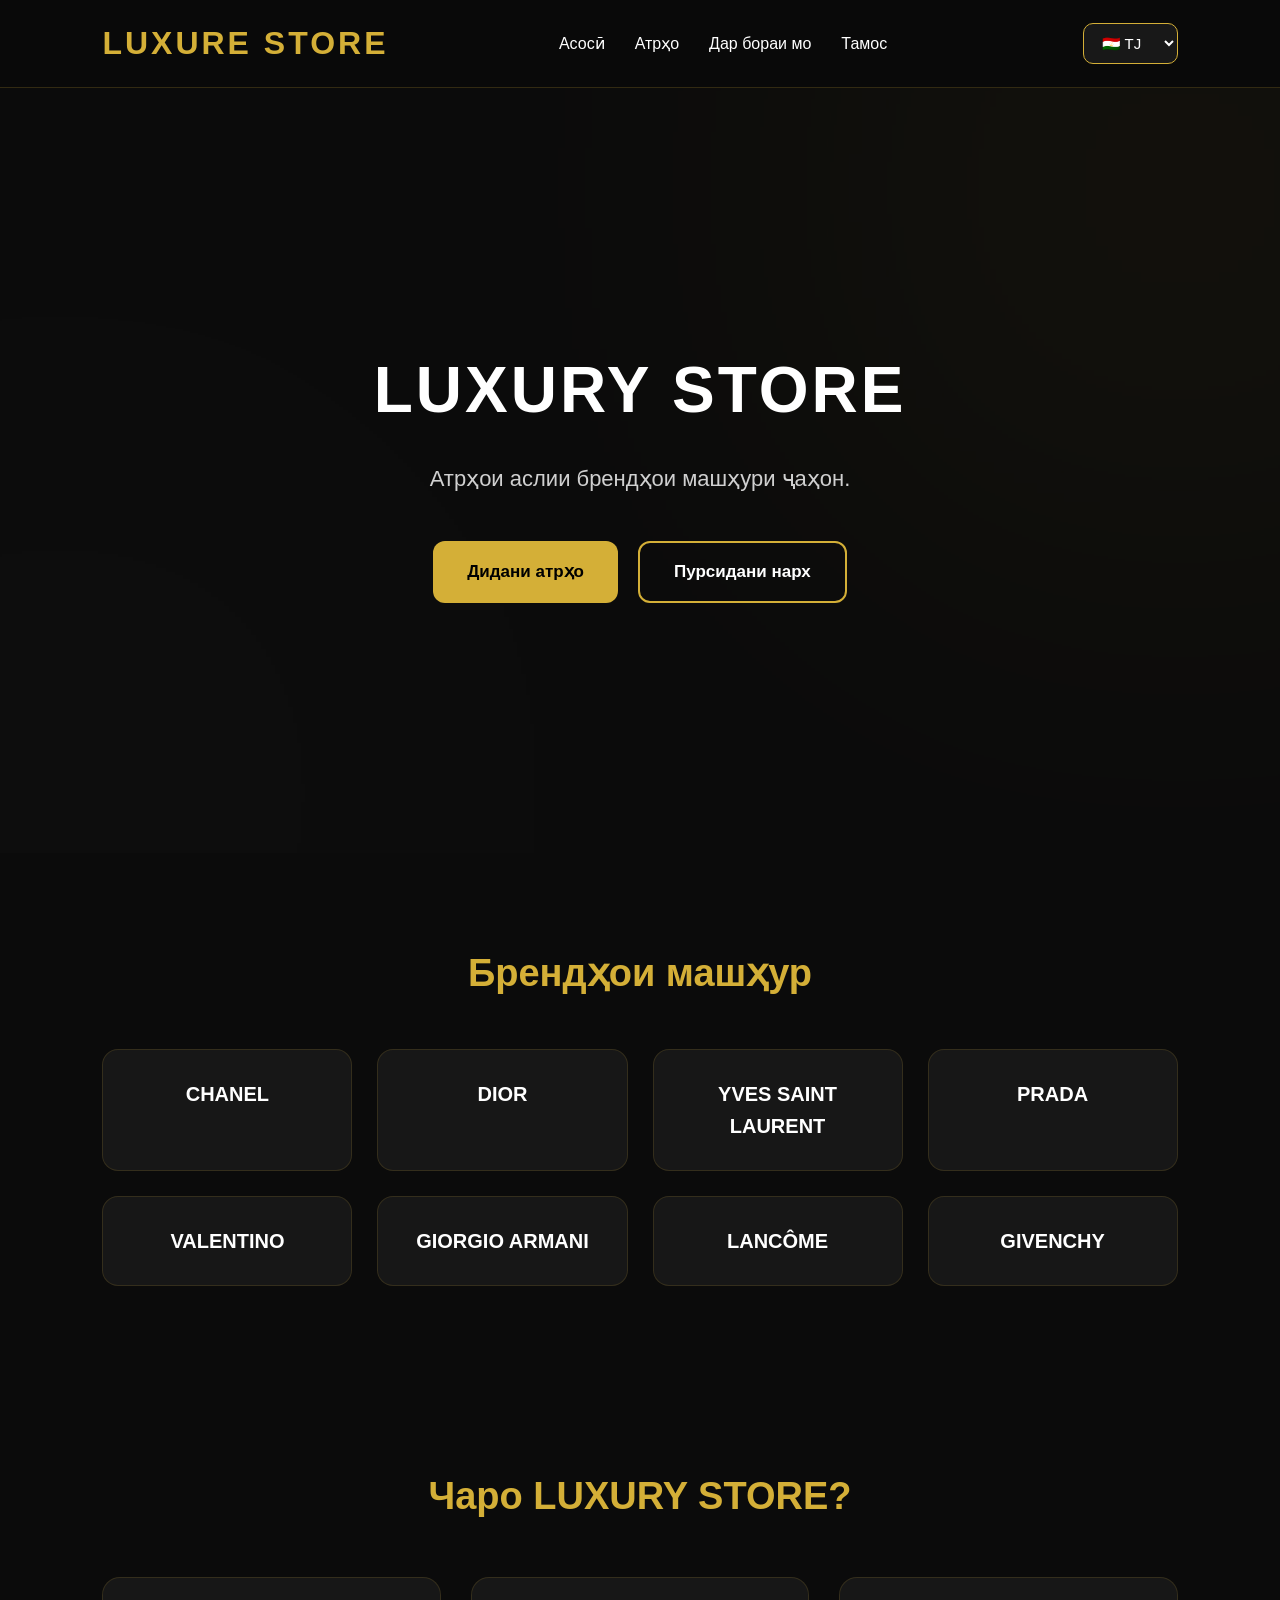
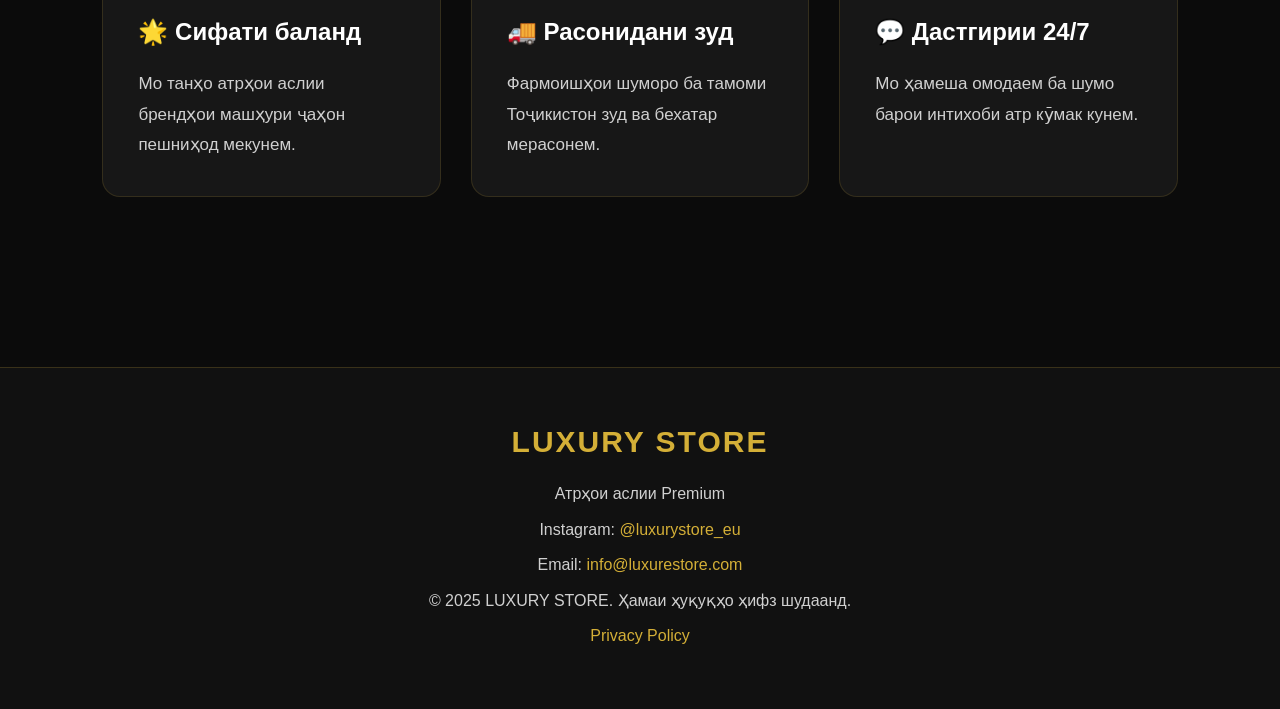
<file: index.html>
<!DOCTYPE html>
<html lang="tg">

<head>

<meta charset="UTF-8">

<meta name="viewport" content="width=device-width, initial-scale=1.0">

<title>LUXURE STORE</title>

<meta name="description" content="Original Premium Perfumes">

<meta name="keywords" content="Perfume, Luxury, Chanel, Dior, YSL">

<link rel="stylesheet" href="style.css">

</head>

<body>

<header>

<div class="logo">

LUXURE STORE

</div>

<div class="menu-toggle" id="menu-toggle">

☰

</div>

<nav id="nav">

<a href="index.html" id="home">

Асосӣ

</a>

<a href="products.html" id="perfumes">

Атрҳо

</a>

<a href="#about" id="aboutLink">

Дар бораи мо

</a>

<a href="#contact" id="contactLink">

Тамос

</a>

</nav>

<div class="language-box">

<select id="language">

<option value="tj">🇹🇯 TJ</option>

<option value="ru">🇷🇺 RU</option>

<option value="en">🇬🇧 EN</option>

<option value="de">🇩🇪 DE</option>

</select>

</div>

</header>

<section class="hero">

<div class="hero-content">

<h1 id="heroTitle">

LUXURY STORE

</h1>

<p id="heroText">

Атрҳои аслӣ аз брендҳои машҳури ҷаҳон.

</p>

<div class="hero-buttons">

<a href="products.html" class="btn" id="shop">

Дидани атрҳо

</a>

<a href="https://instagram.com/luxurystore_eu"

target="_blank"

class="btn2"

id="price">

Пурсидани нарх

</a>

</div>

</div>

</section>
<!-- =========================
     BRANDS
========================= -->

<section class="brands">

<h2 id="brands">
Брендҳои машҳур
</h2>

<div class="brand-grid">

<div>CHANEL</div>

<div>DIOR</div>

<div>YVES SAINT LAURENT</div>

<div>PRADA</div>

<div>VALENTINO</div>

<div>GIORGIO ARMANI</div>

<div>LANCÔME</div>

<div>GIVENCHY</div>

</div>

</section>

<!-- =========================
     ABOUT
========================= -->

<section id="about" class="about">

<h2 id="why">
Чаро LUXURY STORE?
</h2>

<div class="about-grid">

<div class="box">

<h3 id="quality">
🌟 Сифати баланд
</h3>

<p id="qualityText">
Мо танҳо атрҳои аслӣ аз брендҳои машҳури ҷаҳон пешниҳод мекунем.
</p>

</div>

<div class="box">

<h3 id="delivery">
🚚 Расонидани зуд
</h3>

<p id="deliveryText">
Фармоишҳоро ба тамоми Тоҷикистон бо суръат ва бехатарӣ мерасонем.
</p>

</div>

<div class="box">

<h3 id="support">
💬 Дастгирии 24/7
</h3>

<p id="supportText">
Мо ҳамеша омодаем ба ҳамаи саволҳои шумо ҷавоб диҳем ва дар интихоби атри мувофиқ кӯмак кунем.
</p>

</div>

</div>

</section>
<!-- =========================
     FOOTER
========================= -->

<footer id="contact">

<h2>LUXURY STORE</h2>

<p id="footerText">
Original Premium Perfumes
</p>

<p>

<span id="instagramLabel">
Instagram:
</span>

<a href="https://instagram.com/luxurystore_eu" target="_blank">
@luxurystore_eu
</a>

</p>

<p>

<span id="emailLabel">
Email:
</span>

<a href="mailto:info@luxurestore.com">
info@luxurestore.com
</a>

</p>

<p id="copyright">
© 2025 LUXURY STORE. All Rights Reserved.
</p>
<p>
<a href="privacy.html">
Privacy Policy
</a>
</p>
</footer>

<!-- =========================
     BACK TO TOP
========================= -->

<button id="topBtn" onclick="topFunction()">
↑
</button>

<!-- =========================
     JAVASCRIPT
========================= -->

<script src="languages.js"></script>
<script src="script.js"></script>

</body>

</html>
</file>
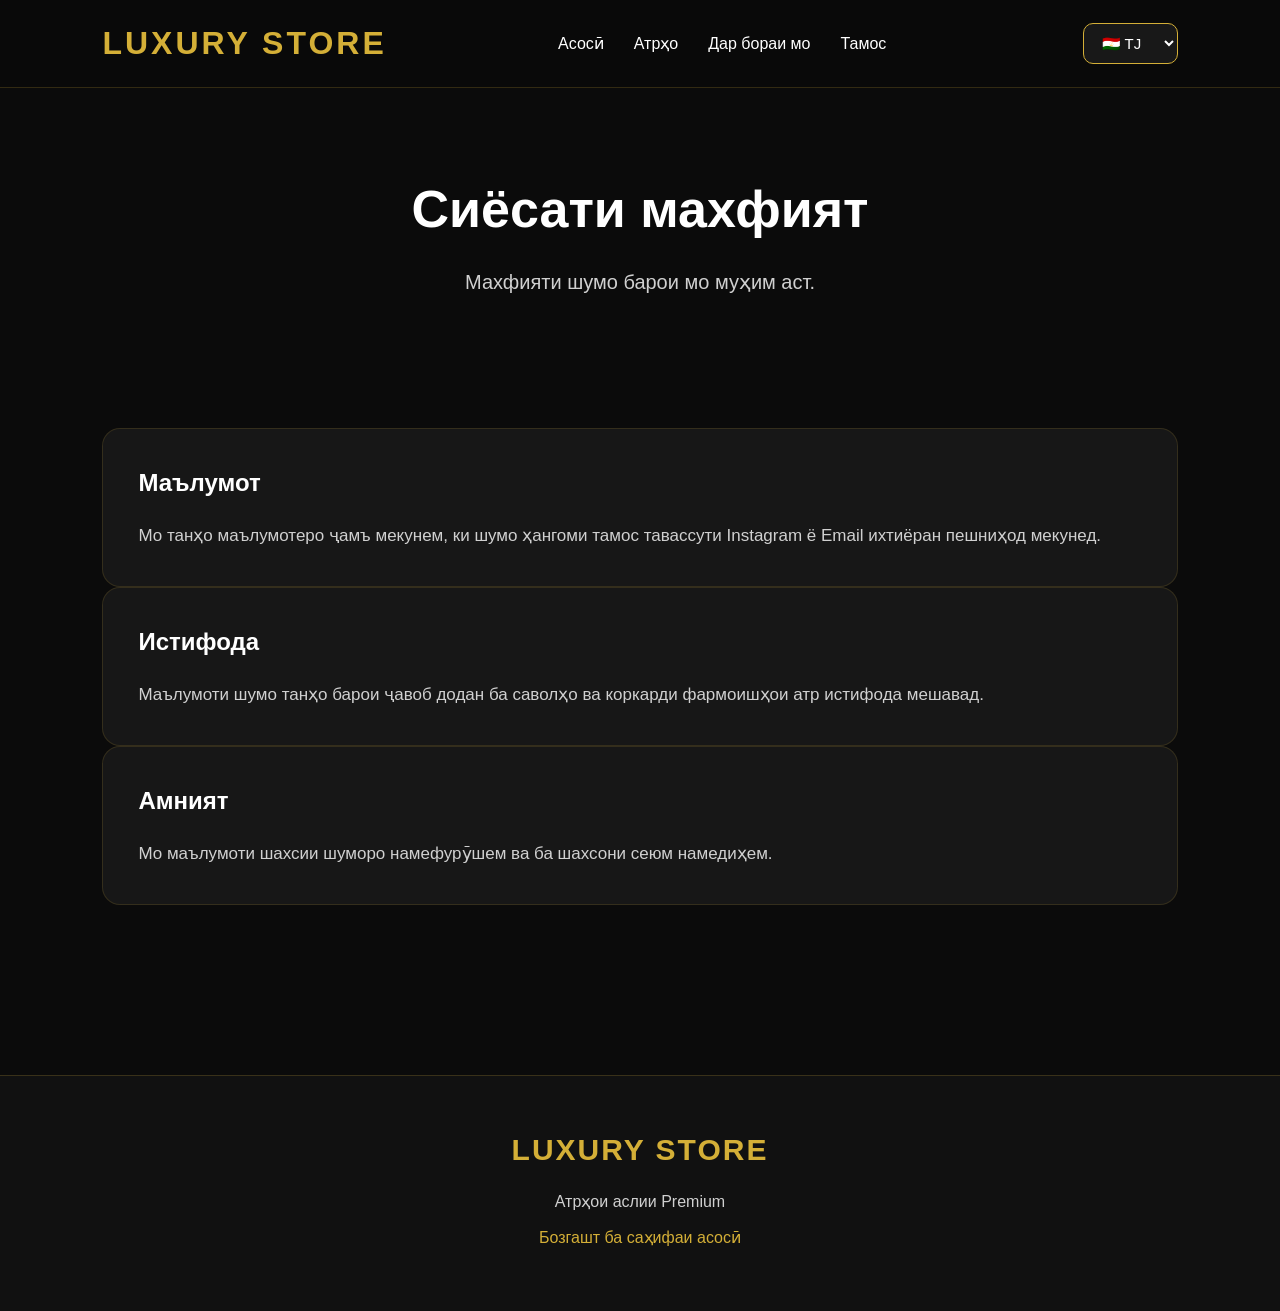
<file: privacy.html>
<!DOCTYPE html>
<html lang="tg">

<head>

<meta charset="UTF-8">
<meta name="viewport" content="width=device-width, initial-scale=1.0">

<title>Privacy Policy | LUXURY STORE</title>

<link rel="stylesheet" href="style.css">

</head>

<body>

<header>

<div class="logo">

LUXURY STORE

</div>

<div class="menu-toggle" id="menu-toggle">

☰

</div>

<nav id="nav">

<a href="index.html" id="home">
Асосӣ
</a>

<a href="products.html" id="perfumes">
Атрҳо
</a>

<a href="index.html#about" id="aboutLink">
Дар бораи мо
</a>

<a href="index.html#contact" id="contactLink">
Тамос
</a>

</nav>

<div class="language-box">

<select id="language">

<option value="tj">🇹🇯 TJ</option>
<option value="ru">🇷🇺 RU</option>
<option value="en">🇬🇧 EN</option>
<option value="de">🇩🇪 DE</option>

</select>

</div>

</header>
<section class="hero-small">

<h1 id="privacyTitle">

Сиёсати махфият

</h1>

<p id="privacyText">

Махфияти шумо барои мо муҳим аст.

</p>

</section>

<section class="about">

<div class="box">

<h3 id="privacyInfoTitle">

Маълумот

</h3>

<p id="privacyInfoText">

Мо танҳо маълумотеро ҷамъ мекунем, ки шумо ҳангоми тамос тавассути Instagram ё Email ихтиёран пешниҳод мекунед.

</p>

</div>
<div class="box">

<h3 id="privacyUsageTitle">

Истифода

</h3>

<p id="privacyUsageText">

Маълумоти шумо танҳо барои ҷавоб додан ба саволҳо ва коркарди фармоишҳои атр истифода мешавад.

</p>

</div>

<div class="box">

<h3 id="privacySecurityTitle">

Амният

</h3>

<p id="privacySecurityText">

Мо маълумоти шахсии шуморо намефурӯшем ва ба шахсони сеюм намедиҳем.

</p>

</div>

</section>
<footer>

<h2>LUXURY STORE</h2>

<p id="footerText">
Атрҳои аслии Premium
</p>

<p>

<a href="index.html" id="backHome">
← Бозгашт ба саҳифаи асосӣ
</a>

</p>

</footer>

<button id="topBtn" onclick="topFunction()">
↑
</button>

<script src="languages.js"></script>
<script src="script.js"></script>

</body>
</html>
</file>
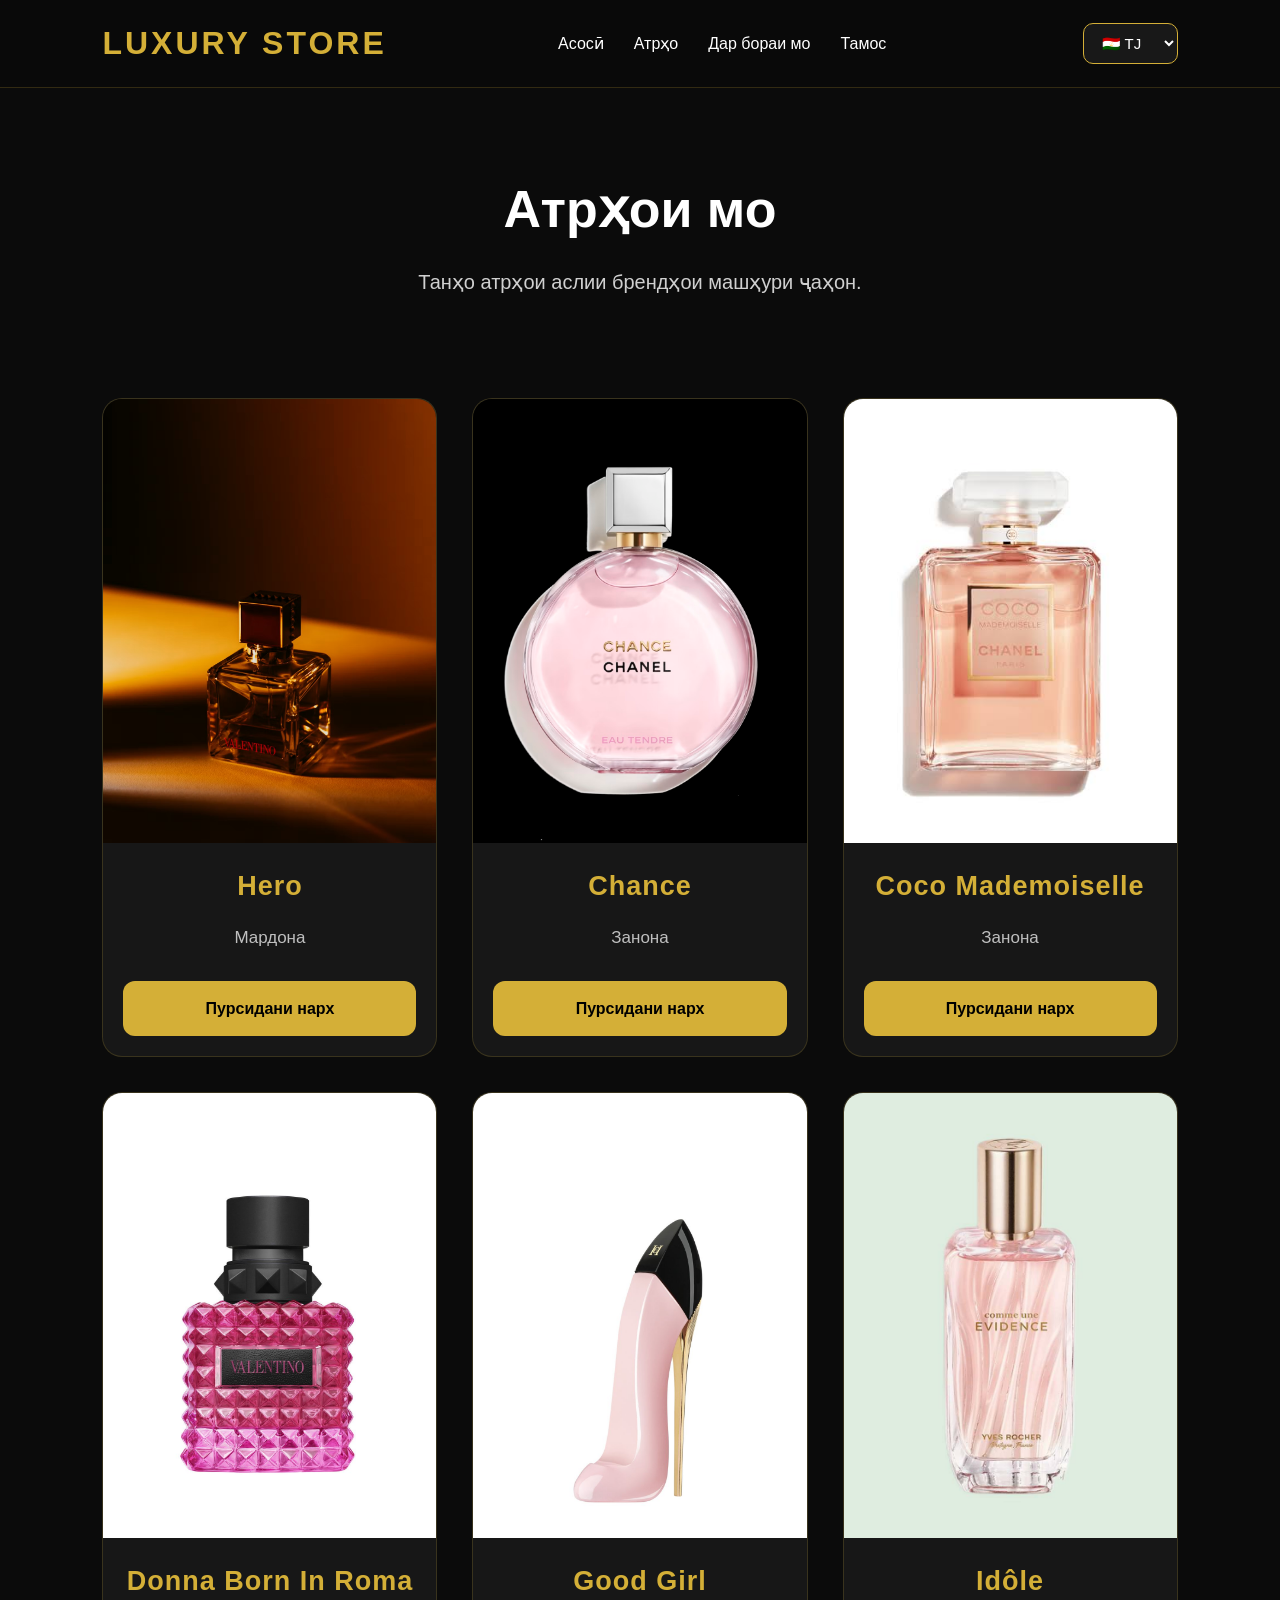
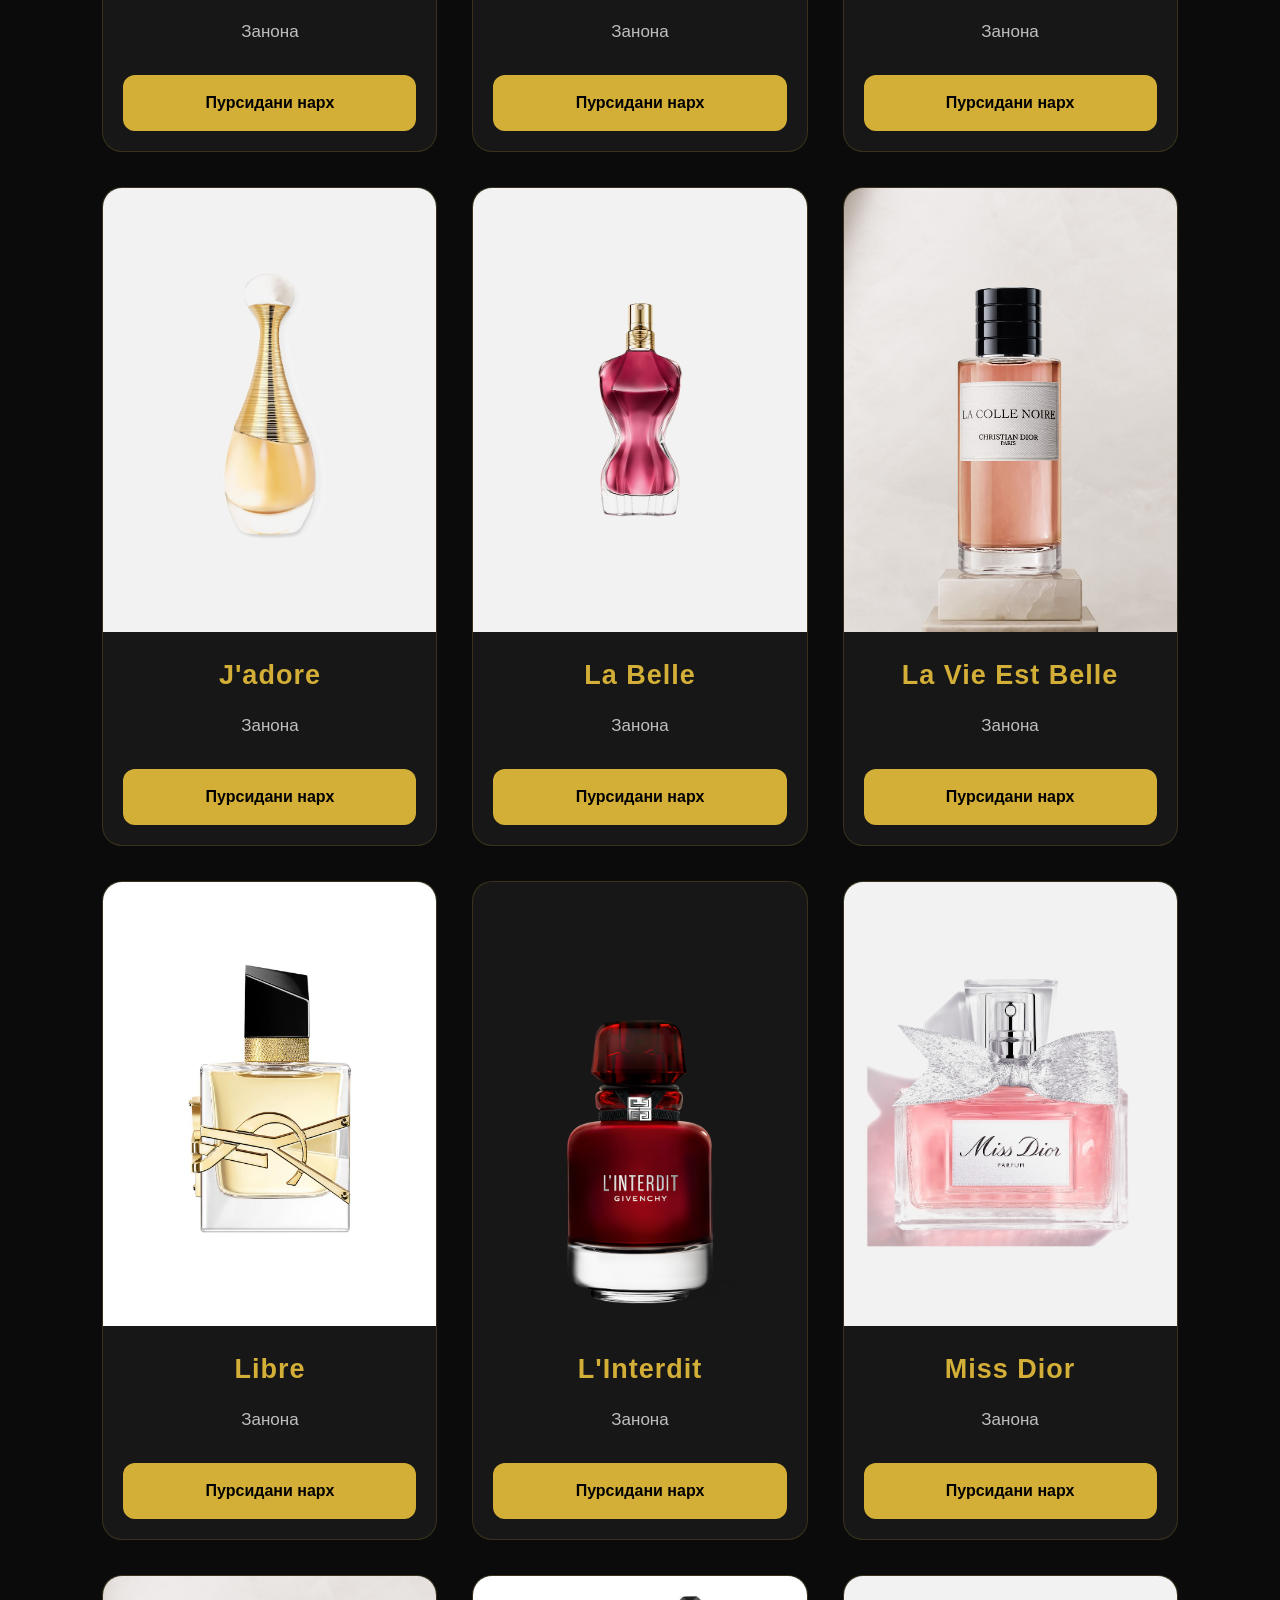
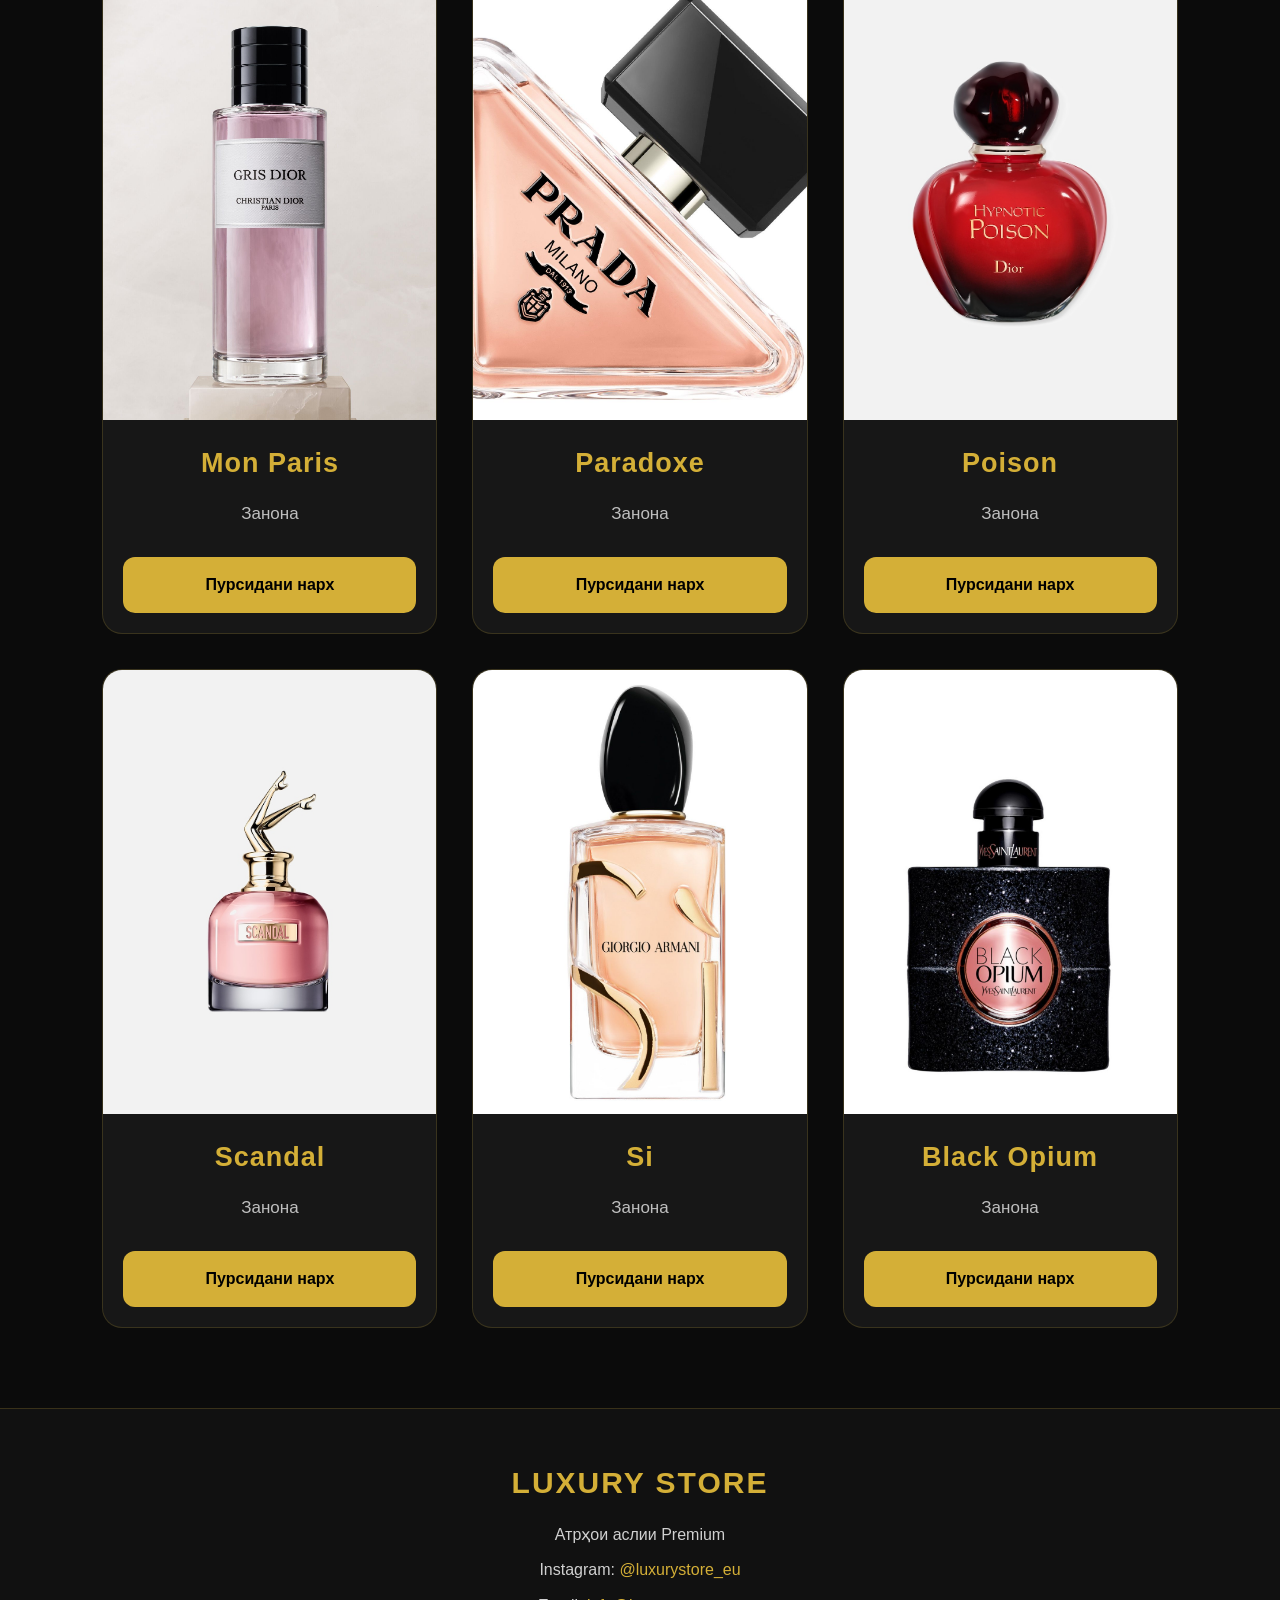
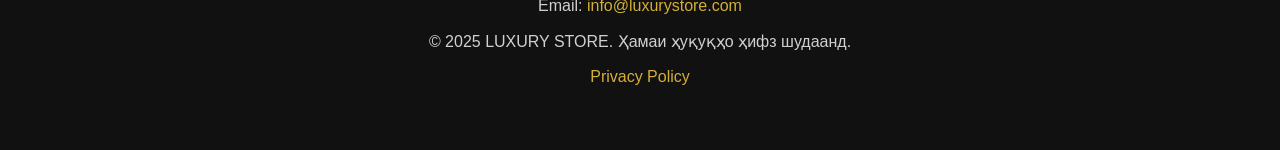
<file: products.html>
<!DOCTYPE html>
<html lang="tg">

<head>
<meta charset="UTF-8">
<meta name="viewport" content="width=device-width, initial-scale=1.0">

<title>Perfumes | LUXURY STORE</title>

<meta name="description" content="Original Premium Perfumes">
<meta name="keywords" content="Perfume, Luxury, Chanel, Dior, YSL">

<link rel="stylesheet" href="style.css">
</head>

<body>

<header>

<div class="logo">
LUXURY STORE
</div>

<div class="menu-toggle" id="menu-toggle">
☰
</div>

<nav id="nav">

<a href="index.html" id="home">Асосӣ</a>

<a href="products.html" id="perfumes">Атрҳо</a>

<a href="index.html#about" id="aboutLink">Дар бораи мо</a>

<a href="index.html#contact" id="contactLink">Тамос</a>

</nav>

<div class="language-box">

<select id="language">
<option value="tj">🇹🇯 TJ</option>
<option value="ru">🇷🇺 RU</option>
<option value="en">🇬🇧 EN</option>
<option value="de">🇩🇪 DE</option>
</select>

</div>

</header>
<section class="hero-small">

<h1 id="productsTitle">
Атрҳои мо
</h1>

<p id="productsText">
Танҳо атрҳои аслии брендҳои машҳури ҷаҳон.
</p>

</section>

<section class="products">

<!-- PRODUCT 1 -->

<div class="product">

<img src="images/hero.jpg" alt="Hero">

<h2>Hero</h2>

<p id="p1">Мардона</p>

<a href="https://instagram.com/luxurystore_eu" target="_blank" class="btn" id="buy1">
Пурсидани нарх
</a>

</div>

<!-- PRODUCT 2 -->

<div class="product">

<img src="images/chance.jpg" alt="Chance">

<h2>Chance</h2>

<p id="p2">Занона</p>

<a href="https://instagram.com/luxurystore_eu" target="_blank" class="btn" id="buy2">
Пурсидани нарх
</a>

</div>

<!-- PRODUCT 3 -->

<div class="product">

<img src="images/coco-mademoiselle.jpg" alt="Coco Mademoiselle">

<h2>Coco Mademoiselle</h2>

<p id="p3">Занона</p>

<a href="https://instagram.com/luxurystore_eu" target="_blank" class="btn" id="buy3">
Пурсидани нарх
</a>

</div>

<!-- PRODUCT 4 -->

<div class="product">

<img src="images/donna-born-in-roma.jpg" alt="Donna Born In Roma">

<h2>Donna Born In Roma</h2>

<p id="p4">Занона</p>

<a href="https://instagram.com/luxurystore_eu" target="_blank" class="btn" id="buy4">
Пурсидани нарх
</a>

</div>

<!-- PRODUCT 5 -->

<div class="product">

<img src="images/good-girl.jpg" alt="Good Girl">

<h2>Good Girl</h2>

<p id="p5">Занона</p>

<a href="https://instagram.com/luxurystore_eu" target="_blank" class="btn" id="buy5">
Пурсидани нарх
</a>

</div>

<!-- PRODUCT 6 -->

<div class="product">

<img src="images/idole.jpg" alt="Idôle">

<h2>Idôle</h2>

<p id="p6">Занона</p>

<a href="https://instagram.com/luxurystore_eu" target="_blank" class="btn" id="buy6">
Пурсидани нарх
</a>

</div>
<!-- PRODUCT 7 -->

<div class="product">

<img src="images/jadore.jpg" alt="J'adore">

<h2>J'adore</h2>

<p id="p7">Занона</p>

<a href="https://instagram.com/luxurystore_eu" target="_blank" class="btn" id="buy7">
Пурсидани нарх
</a>

</div>

<!-- PRODUCT 8 -->

<div class="product">

<img src="images/la-belle.jpg" alt="La Belle">

<h2>La Belle</h2>

<p id="p8">Занона</p>

<a href="https://instagram.com/luxurystore_eu" target="_blank" class="btn" id="buy8">
Пурсидани нарх
</a>

</div>

<!-- PRODUCT 9 -->

<div class="product">

<img src="images/la-vie-est-belle.jpg" alt="La Vie Est Belle">

<h2>La Vie Est Belle</h2>

<p id="p9">Занона</p>

<a href="https://instagram.com/luxurystore_eu" target="_blank" class="btn" id="buy9">
Пурсидани нарх
</a>

</div>

<!-- PRODUCT 10 -->

<div class="product">

<img src="images/libre.jpg" alt="Libre">

<h2>Libre</h2>

<p id="p10">Занона</p>

<a href="https://instagram.com/luxurystore_eu" target="_blank" class="btn" id="buy10">
Пурсидани нарх
</a>

</div>

<!-- PRODUCT 11 -->

<div class="product">

<img src="images/linterdit.jpg" alt="L'Interdit">

<h2>L'Interdit</h2>

<p id="p11">Занона</p>

<a href="https://instagram.com/luxurystore_eu" target="_blank" class="btn" id="buy11">
Пурсидани нарх
</a>

</div>

<!-- PRODUCT 12 -->

<div class="product">

<img src="images/miss-dior.jpg" alt="Miss Dior">

<h2>Miss Dior</h2>

<p id="p12">Занона</p>

<a href="https://instagram.com/luxurystore_eu" target="_blank" class="btn" id="buy12">
Пурсидани нарх
</a>

</div>
<!-- PRODUCT 13 -->

<div class="product">

<img src="images/mon-paris.jpg" alt="Mon Paris">

<h2>Mon Paris</h2>

<p id="p13">Занона</p>

<a href="https://instagram.com/luxurystore_eu" target="_blank" class="btn" id="buy13">
Пурсидани нарх
</a>

</div>

<!-- PRODUCT 14 -->

<div class="product">

<img src="images/paradoxe.jpg" alt="Paradoxe">

<h2>Paradoxe</h2>

<p id="p14">Занона</p>

<a href="https://instagram.com/luxurystore_eu" target="_blank" class="btn" id="buy14">
Пурсидани нарх
</a>

</div>

<!-- PRODUCT 15 -->

<div class="product">

<img src="images/poison.jpg" alt="Poison">

<h2>Poison</h2>

<p id="p15">Занона</p>

<a href="https://instagram.com/luxurystore_eu" target="_blank" class="btn" id="buy15">
Пурсидани нарх
</a>

</div>

<!-- PRODUCT 16 -->

<div class="product">

<img src="images/scandal.jpg" alt="Scandal">

<h2>Scandal</h2>

<p id="p16">Занона</p>

<a href="https://instagram.com/luxurystore_eu" target="_blank" class="btn" id="buy16">
Пурсидани нарх
</a>

</div>

<!-- PRODUCT 17 -->

<div class="product">

<img src="images/si.jpg" alt="Si">

<h2>Si</h2>

<p id="p17">Занона</p>

<a href="https://instagram.com/luxurystore_eu" target="_blank" class="btn" id="buy17">
Пурсидани нарх
</a>

</div>

<!-- PRODUCT 18 -->

<div class="product">

<img src="images/black-opium.jpg" alt="Black Opium">

<h2>Black Opium</h2>

<p id="p18">Занона</p>

<a href="https://instagram.com/luxurystore_eu" target="_blank" class="btn" id="buy18">
Пурсидани нарх
</a>

</div>

</section>

<footer id="contact">

<h2>LUXURY STORE</h2>

<p id="footerText">
Original Premium Perfumes
</p>

<p>
<span id="instagramLabel">Instagram:</span>
<a href="https://instagram.com/luxurystore_eu" target="_blank">
@luxurystore_eu
</a>
</p>

<p>
<span id="emailLabel">Email:</span>
<a href="mailto:info@luxurystore.com">
info@luxurystore.com
</a>
</p>

<p id="copyright">
© 2025 LUXURY STORE. All Rights Reserved.
</p>
<p>
<a href="privacy.html">
Privacy Policy
</a>
</p>
</footer>

<button id="topBtn" onclick="topFunction()">↑</button>

<script src="languages.js"></script>
<script src="script.js"></script>

</body>
</html>
</file>
<file: style.css>
/* ===================================
   LUXURY STORE
   PREMIUM STYLE
=================================== */

*{
margin:0;
padding:0;
box-sizing:border-box;
}

html{
scroll-behavior:smooth;
}

body{
font-family:Arial,Helvetica,sans-serif;
background:#0b0b0b;
color:#fff;
line-height:1.6;
overflow-x:hidden;
}

/* ===================================
HEADER
=================================== */

header{
position:sticky;
top:0;
z-index:1000;
display:flex;
justify-content:space-between;
align-items:center;
padding:18px 8%;
background:rgba(10,10,10,.95);
backdrop-filter:blur(15px);
border-bottom:1px solid rgba(212,175,55,.2);
}

.logo{
font-size:32px;
font-weight:700;
letter-spacing:3px;
color:#d4af37;
user-select:none;
}

/* ===================================
NAVIGATION
=================================== */

nav{
display:flex;
align-items:center;
gap:30px;
}

nav a{
color:#fff;
text-decoration:none;
font-size:16px;
font-weight:500;
position:relative;
transition:.3s;
}

nav a:hover{
color:#d4af37;
}

nav a::after{
content:"";
position:absolute;
left:0;
bottom:-6px;
width:0;
height:2px;
background:#d4af37;
transition:.3s;
}

nav a:hover::after{
width:100%;
}

/* ===================================
LANGUAGE
=================================== */

.language-box{
margin-left:25px;
}

.language-box select{
background:#181818;
color:#fff;
border:1px solid #d4af37;
padding:10px 14px;
border-radius:10px;
cursor:pointer;
font-size:15px;
outline:none;
transition:.3s;
}

.language-box select:hover{
border-color:#f2c94c;
}

/* ===================================
MOBILE MENU
=================================== */

.menu-toggle{
display:none;
font-size:30px;
cursor:pointer;
color:#d4af37;
user-select:none;
}

/* ===================================
HERO
=================================== */

.hero{
position:relative;
display:flex;
justify-content:center;
align-items:center;
text-align:center;
padding:120px 8%;
min-height:85vh;
overflow:hidden;
}

.hero-content{
position:relative;
z-index:2;
max-width:900px;
}

.hero h1{
font-size:64px;
letter-spacing:3px;
margin-bottom:20px;
}

.hero p{
font-size:22px;
color:#d0d0d0;
margin-bottom:45px;
}

.hero-buttons{
display:flex;
justify-content:center;
gap:20px;
flex-wrap:wrap;
}

/* ===================================
BUTTONS
=================================== */

.btn,
.btn2{
display:inline-flex;
justify-content:center;
align-items:center;
padding:15px 34px;
border-radius:12px;
font-size:17px;
font-weight:bold;
text-decoration:none;
transition:.35s;
}

.btn{
background:#d4af37;
color:#000;
}

.btn:hover{
background:#f2c94c;
transform:translateY(-4px);
}

.btn2{
background:transparent;
border:2px solid #d4af37;
color:#fff;
}

.btn2:hover{
background:#d4af37;
color:#000;
transform:translateY(-4px);
}

.hero::before{
content:"";
position:absolute;
width:520px;
height:520px;
background:#d4af37;
filter:blur(220px);
opacity:.08;
top:-160px;
right:-160px;
}

.hero::after{
content:"";
position:absolute;
width:460px;
height:460px;
background:#ffffff;
filter:blur(250px);
opacity:.03;
bottom:-170px;
left:-170px;
}
/* ===================================
BRANDS
=================================== */

.brands{
padding:90px 8%;
text-align:center;
}

.brands h2{
font-size:38px;
margin-bottom:45px;
color:#d4af37;
}

.brand-grid{
display:grid;
grid-template-columns:repeat(4,1fr);
gap:25px;
}

.brand-grid div{
background:#171717;
border:1px solid rgba(212,175,55,.15);
padding:28px;
border-radius:16px;
font-size:20px;
font-weight:bold;
transition:.35s;
}

.brand-grid div:hover{
transform:translateY(-8px);
border-color:#d4af37;
box-shadow:0 12px 30px rgba(212,175,55,.18);
}

/* ===================================
ABOUT
=================================== */

.about{
padding:90px 8%;
}

.about h2{
text-align:center;
font-size:38px;
margin-bottom:50px;
color:#d4af37;
}

.about-grid{
display:grid;
grid-template-columns:repeat(3,1fr);
gap:30px;
}

.box{
background:#171717;
border:1px solid rgba(212,175,55,.15);
padding:35px;
border-radius:18px;
transition:.35s;
}

.box:hover{
transform:translateY(-8px);
border-color:#d4af37;
box-shadow:0 12px 30px rgba(212,175,55,.18);
}

.box h3{
font-size:24px;
margin-bottom:18px;
}

.box p{
font-size:17px;
line-height:1.8;
color:#d0d0d0;
}

/* ===================================
PRODUCTS
=================================== */

.hero-small{
padding:80px 8% 40px;
text-align:center;
}

.hero-small h1{
font-size:52px;
margin-bottom:15px;
}

.hero-small p{
font-size:20px;
color:#d0d0d0;
}

.products{
max-width:1500px;
margin:60px auto;
padding:0 8%;
display:grid;
grid-template-columns:repeat(3,1fr);
gap:35px;
}

.product{
background:#171717;
border:1px solid rgba(212,175,55,.18);
border-radius:20px;
overflow:hidden;
display:flex;
flex-direction:column;
transition:.35s;
position:relative;
}
.product::before{

content:"";

position:absolute;

top:0;
left:-100%;

width:100%;
height:100%;

background:linear-gradient(
90deg,
transparent,
rgba(212,175,55,.18),
transparent
);

transition:.7s;

pointer-events:none;

}

.product:hover{
transform:translateY(-8px);
border-color:#d4af37;
box-shadow:0 15px 35px rgba(212,175,55,.22);
}
.product:hover::before{
left:100%;
}

.product img{
width:100%;
aspect-ratio:3/4;
object-fit:cover;
display:block;
transition:.4s;
}

.product:hover img{
transform:scale(1.04);
}

.product h2{

padding:22px 20px 10px;

font-size:27px;

font-weight:700;

color:#d4af37;

text-align:center;

letter-spacing:1px;

}

.product p{

padding:0 20px;

margin-top:5px;

margin-bottom:10px;

text-align:center;

font-size:17px;

color:#bfbfbf;

flex:1;

}

.product .btn{

margin:20px;

width:calc(100% - 40px);

border-radius:12px;

font-size:16px;

font-weight:bold;

}
/* ===================================
FOOTER
=================================== */

footer{
margin-top:80px;
padding:50px 8%;
background:#111;
text-align:center;
border-top:1px solid rgba(212,175,55,.2);
}

footer h2{
font-size:30px;
color:#d4af37;
margin-bottom:15px;
letter-spacing:2px;
}

footer p{
margin:10px 0;
color:#d0d0d0;
}

footer a{
color:#d4af37;
text-decoration:none;
transition:.3s;
}

footer a:hover{
color:#f2c94c;
}

/* ===================================
BACK TO TOP
=================================== */

#topBtn{
position:fixed;
right:25px;
bottom:25px;
display:none;
justify-content:center;
align-items:center;
width:52px;
height:52px;
border:none;
border-radius:50%;
background:#d4af37;
color:#000;
font-size:22px;
font-weight:bold;
cursor:pointer;
box-shadow:0 8px 20px rgba(0,0,0,.35);
transition:.3s;
z-index:999;
}

#topBtn:hover{
background:#f2c94c;
transform:translateY(-4px);
}

/* ===================================
ANIMATION
=================================== */

.box,
.product,
.brand-grid div{
opacity:0;
transform:translateY(40px);
transition:.6s;
}

.show{
opacity:1 !important;
transform:translateY(0) !important;
}

/* ===================================
TABLET
=================================== */

@media (max-width:992px){

.hero h1{
font-size:48px;
}

.hero p{
font-size:20px;
}

.brand-grid{
grid-template-columns:repeat(2,1fr);
}

.about-grid{
grid-template-columns:1fr;
}

.products{
grid-template-columns:repeat(2,1fr);
}

}

/* ===================================
MOBILE
=================================== */

@media (max-width:768px){

header{
padding:18px 5%;
flex-wrap:wrap;
}

.menu-toggle{
display:block;
}

nav{
display:none;
width:100%;
margin-top:20px;
flex-direction:column;
gap:18px;
}

nav.active{
display:flex;
}

.language-box{
width:100%;
margin:15px 0 0;
}

.language-box select{
width:100%;
}

.hero{
padding:90px 5%;
min-height:70vh;
}

.hero h1{
font-size:38px;
}

.hero p{
font-size:18px;
}

.hero-buttons{
flex-direction:column;
}

.btn,
.btn2{
width:100%;
}

.brand-grid{
grid-template-columns:1fr;
}

.products{
grid-template-columns:1fr;
padding:0 5%;
}

.hero-small{
padding:60px 5% 30px;
}

.hero-small h1{
font-size:36px;
}

.hero-small p{
font-size:18px;
}

.logo{
font-size:26px;
}

}
</file>
